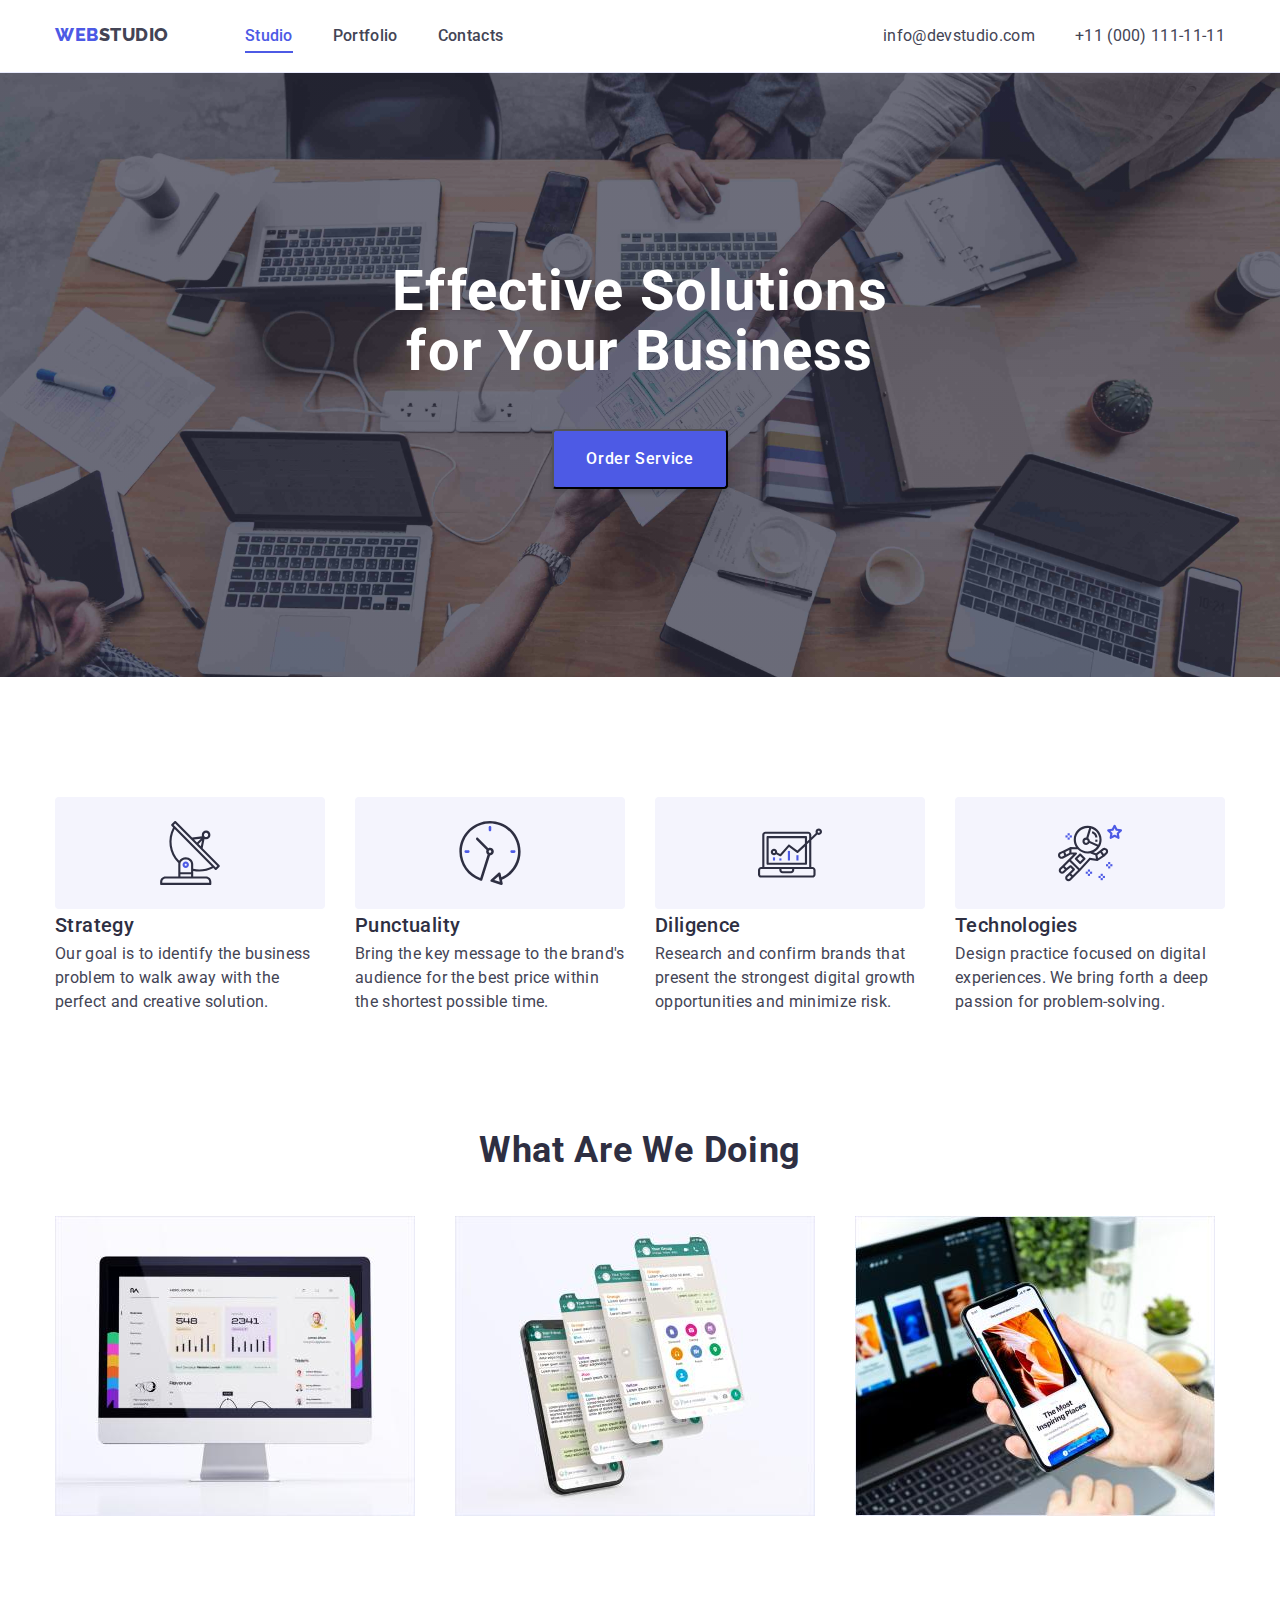
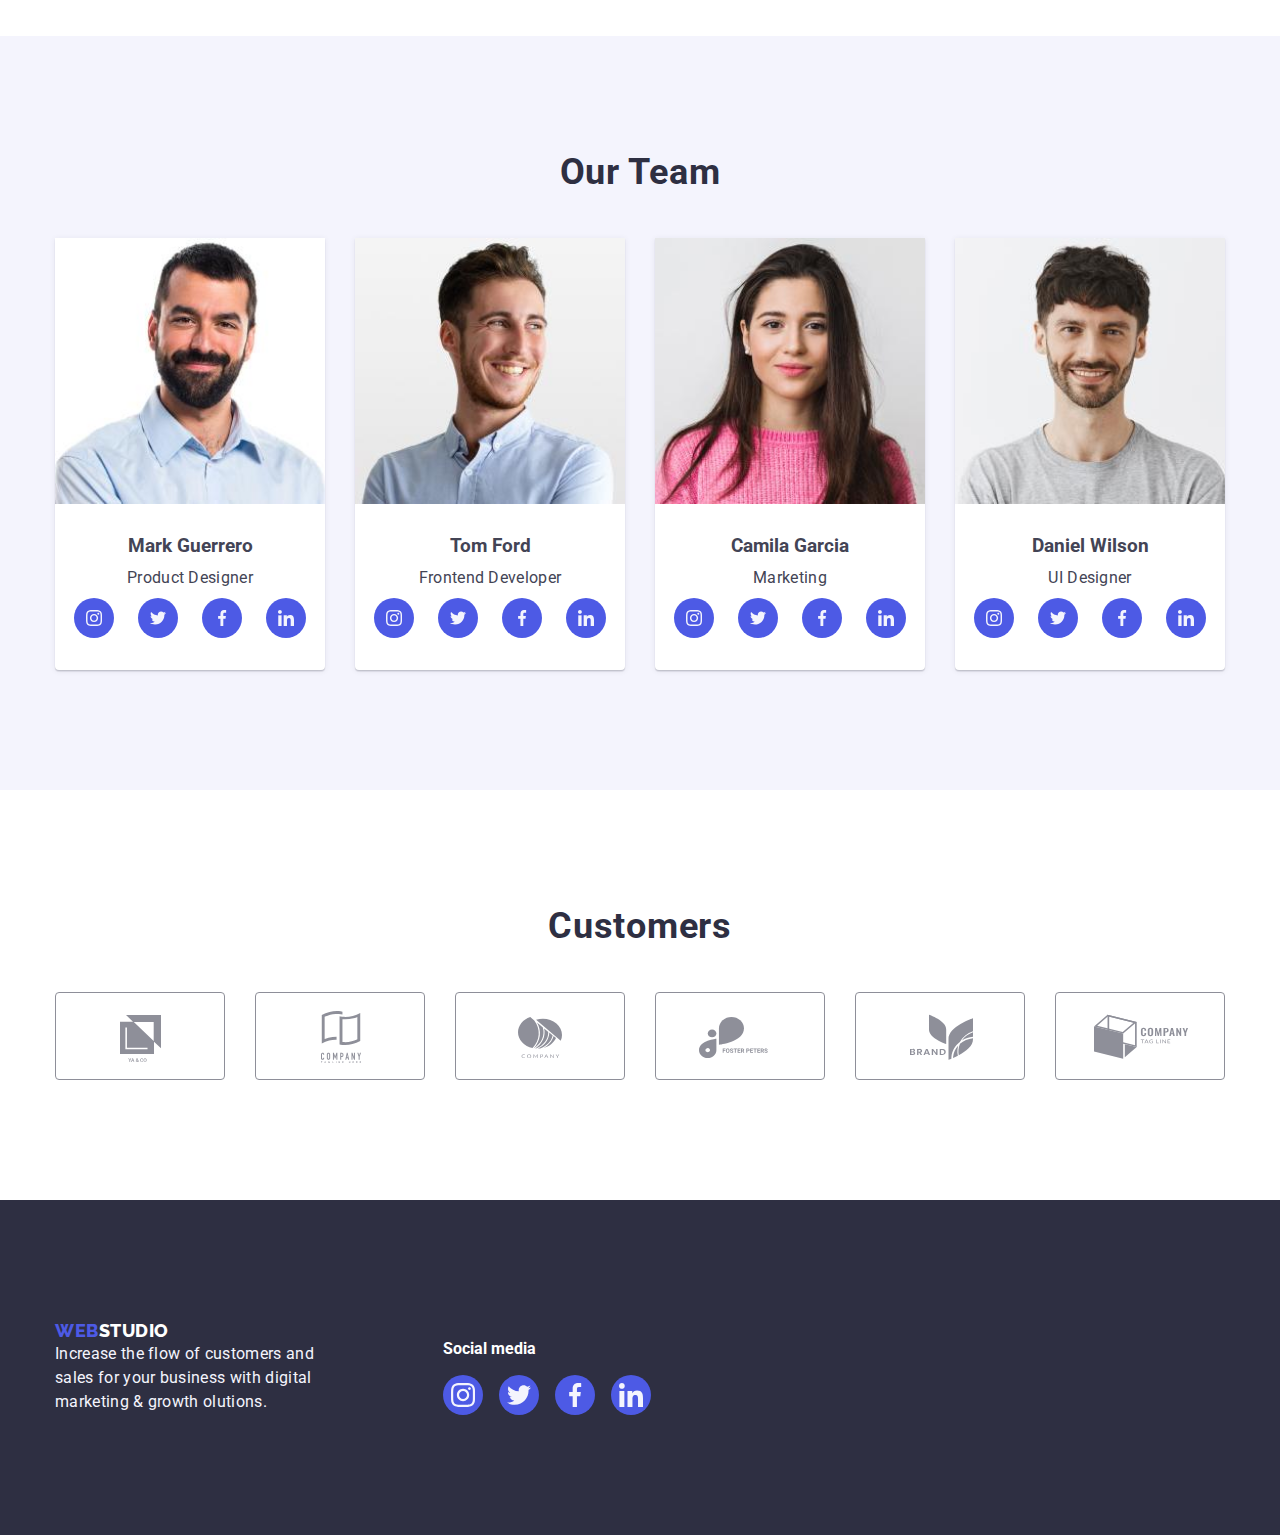
<file: index.html>
<!doctype html>
<html lang="en">

<head>
    <!-- Normalizer Stylesheet -->
    <link rel="stylesheet"   href="./css/normalize.css" />
    <!-- Google font -->
    <link rel="preconnect" href="https://fonts.googleapis.com">
    <link rel="preconnect" href="https://fonts.gstatic.com" crossorigin>
    <link href="https://fonts.googleapis.com/css2?family=Montserrat:wght@400;700&family=Raleway:wght@800&family=Roboto:wght@400;500;700;900&display=swap" rel="stylesheet">
    <!-- Personal Stylesheet -->
    <link rel="stylesheet" href="./css/styles.css">
    <meta charset="utf-8" />
    <meta name="description" content="Effective Solutions for Your Business" />
    <title>Web Studio</title>
</head>

<body>
    <header class="header">
        <div class="container head">
        <nav class="nav">
            <a class="link-logo" href="./index.html"><span class="logo-span">WEB</span>STUDIO</a>
            <ul class="list nav-list">
                <li class="nav-list-item"><a class="link nav-link active" href="./index.html">Studio</a></li>
                <li class="nav-list-item"><a class="link nav-link" href="./portfolio.html">Portfolio</a></li>
                <li class="nav-list-item"><a class="link nav-link" href="">Contacts</a></li>
            </ul>
        </nav>
        <address class="address">
                <a class="link" id="email" href="mailto:info@devstudio.com">info@devstudio.com</a>
                <a class="link" href="tel:+110001111111">+11 (000) 111-11-11</a>
        </address>
        </div>
    </header>

    <main>
        <section class="section hero">
            <div class="container">
                <h1 class="catch-phrase">Effective Solutions for Your Business</h1>
                <br />
                <button id="order-service-btn" class="button" type="button" data-modal-open>Order Service</button>
            </div>
        </section>

        <section class="section">
            <div class="container">
                <ul class="list features">
                    <li class="features-list-item">
                        <div class="features-icon-container">
                            <svg class="features-icon icon-antenna-1" width="64" height="64">
                                <use xlink:href="./images/icons.svg#icon-antenna-1"></use>
                            </svg>
                        </div>
                        <h3 class="heading-3">Strategy</h3>
                        <p class="txt-sec-2">Our goal is to identify the business problem to walk away with the perfect and creative solution.</p>
                    </li>
                    <li class="features-list-item">
                        <div class="features-icon-container">
                            <svg class="features-icon icon-clock-1"  width="64" height="64">
                                <use xlink:href="./images/icons.svg#icon-clock-1"></use>
                            </svg>
                        </div>
                        <h3 class="heading-3">Punctuality</h3>
                        <p class="txt-sec-2">Bring the key message to the brand's audience for the best price within the shortest possible time.</p>
                    </li>
                    <li class="features-list-item">
                        <div class="features-icon-container">
                        <svg class="features-icon icon-diagram-1"  width="64" height="64">
                            <use xlink:href="./images/icons.svg#icon-diagram-1"></use>
                        </svg>
                        </div>
                        <h3 class="heading-3">Diligence</h3>
                        <p class="txt-sec-2">Research and confirm brands that present the strongest digital growth opportunities and minimize risk.</p>
                    </li>
                    <li class="features-list-item">
                        <div class="features-icon-container">
                            <svg class="features-icon icon-astronaut-1"  width="64" height="64">
                                <use xlink:href="./images/icons.svg#icon-astronaut-1"></use>
                            </svg>
                        </div>
                        <h3 class="heading-3">Technologies</h3>
                        <p class="txt-sec-2">Design practice focused on digital experiences. We bring forth a deep passion for problem-solving.</p>
                    </li>
                </ul>
            </div>
        </section>

        <section class="section wedo">
            <div class="container">
                <h2 class="section-heading">What Are We Doing</h2>
                <ul class="list wedo">
                    <li class="wedo-list-item"><img class="wedo-list-img" src="./images/Rectangle71image1.jpg" alt="Desktop Web" width="360"/></li>
                    <li class="wedo-list-item"><img class="wedo-list-img" src="./images/Rectangle71image2.jpg" alt="Mobile App" width="360"/></li>
                    <li class="wedo-list-item"><img class="wedo-list-img" src="./images/Rectangle71image3.jpg" alt="Mobile Web" width="360"/></li>
                </ul>
            </div>
        </section>

        <section class="section team">
            <div class="container">
                <h2 class="section-heading">Our Team</h2>
                <ul class="list team">
                    <li class="team-list-item">
                        <img class="team-list-img" src="./images/img1.jpg" alt="Product Designer profile picture" width="270"/>
                        <div>
                            <h3 class="team-player">Mark Guerrero</h3>
                            <p class="role">Product Designer</p>
                            <ul class="list team-social">
                                <li class="team-social-item">
                                    <a class="team-social-icon-link" href="#">
                                        <svg class="team-social-icon icon-instagram" width="16" height="16">
                                            <use xlink:href="./images/icons.svg#icon-instagram"></use>
                                        </svg>
                                    </a>
                                </li>
                                <li class="team-social-item">
                                    <a class="team-social-icon-link" href="#">
                                        <svg class="team-social-icon icon-twitter" width="16" height="16">
                                            <use xlink:href="./images/icons.svg#icon-twitter"></use>
                                        </svg>
                                    </a>
                                </li>
                                <li class="team-social-item">
                                    <a class="team-social-icon-link" href="#">
                                        <svg class="team-social-icon icon-facebook" width="16" height="16">
                                            <use xlink:href="./images/icons.svg#icon-facebook"></use>
                                        </svg>
                                    </a>
                                </li>
                                <li class="team-social-item">
                                    <a class="team-social-icon-link" href="#">
                                        <svg class="team-social-icon icon-linkedin" width="16" height="16">
                                            <use xlink:href="./images/icons.svg#icon-linkedin"></use>
                                        </svg>
                                    </a>
                                </li>
                            </ul>
                        </div>
                    </li>
                    <li class="team-list-item">
                        <img class="team-list-img" src="./images/img2.jpg" alt="Frontend Developer profile picture" width="270"/>
                        <div>
                            <h3 class="team-player">Tom Ford</h3>
                            <p class="role">Frontend Developer</p>
                            <ul class="list team-social">
                                <li class="team-social-item">
                                    <a class="team-social-icon-link" href="#">
                                        <svg class="team-social-icon icon-instagram" width="16" height="16">
                                            <use xlink:href="./images/icons.svg#icon-instagram"></use>
                                        </svg>
                                    </a>
                                </li>
                                <li class="team-social-item">
                                    <a class="team-social-icon-link" href="#">
                                        <svg class="team-social-icon icon-twitter" width="16" height="16">
                                            <use xlink:href="./images/icons.svg#icon-twitter"></use>
                                        </svg>
                                    </a>
                                </li>
                                <li class="team-social-item">
                                    <a class="team-social-icon-link" href="#">
                                        <svg class="team-social-icon icon-facebook" width="16" height="16">
                                            <use xlink:href="./images/icons.svg#icon-facebook"></use>
                                        </svg>
                                    </a>
                                </li>
                                <li class="team-social-item">
                                    <a class="team-social-icon-link" href="#">
                                        <svg class="team-social-icon icon-linkedin" width="16" height="16">
                                            <use xlink:href="./images/icons.svg#icon-linkedin"></use>
                                        </svg>
                                    </a>
                                </li>
                            </ul>
                        </div>
                    </li>
                    <li class="team-list-item">
                        <img class="team-list-img" src="./images/img3.jpg" alt="Marketing profile picture" width="270"/>
                        <div>
                            <h3 class="team-player">Camila Garcia</h3>
                            <p class="role">Marketing</p>
                            <ul class="list team-social">
                                <li class="team-social-item">
                                    <a class="team-social-icon-link" href="#">
                                        <svg class="team-social-icon icon-instagram" width="16" height="16">
                                            <use xlink:href="./images/icons.svg#icon-instagram"></use>
                                        </svg>
                                    </a>
                                </li>
                                <li class="team-social-item">
                                    <a class="team-social-icon-link" href="#">
                                        <svg class="team-social-icon icon-twitter" width="16" height="16">
                                            <use xlink:href="./images/icons.svg#icon-twitter"></use>
                                        </svg>
                                    </a>
                                </li>
                                <li class="team-social-item">
                                    <a class="team-social-icon-link" href="#">
                                        <svg class="team-social-icon icon-facebook" width="16" height="16">
                                            <use xlink:href="./images/icons.svg#icon-facebook"></use>
                                        </svg>
                                    </a>
                                </li>
                                <li class="team-social-item">
                                    <a class="team-social-icon-link" href="#">
                                        <svg class="team-social-icon icon-linkedin" width="16" height="16">
                                            <use xlink:href="./images/icons.svg#icon-linkedin"></use>
                                        </svg>
                                    </a>
                                </li>
                            </ul>
                        </div>
                    </li>
                    <li class="team-list-item">
                        <img class="team-list-img" src="./images/img4.jpg" alt="UI Designer profile picture" width="270"/>
                        <div>
                            <h3  class="team-player">Daniel Wilson</h3>
                            <p class="role">UI Designer</p>
                            <ul class="list team-social">
                                <li class="team-social-item">
                                    <a class="team-social-icon-link" href="#">
                                        <svg class="team-social-icon icon-instagram" width="16" height="16">
                                            <use xlink:href="./images/icons.svg#icon-instagram"></use>
                                        </svg>
                                    </a>
                                </li>
                                <li class="team-social-item">
                                    <a class="team-social-icon-link" href="#">
                                        <svg class="team-social-icon icon-twitter" width="16" height="16">
                                            <use xlink:href="./images/icons.svg#icon-twitter"></use>
                                        </svg>
                                    </a>
                                </li>
                                <li class="team-social-item">
                                    <a class="team-social-icon-link" href="#">
                                        <svg class="team-social-icon icon-facebook" width="16" height="16">
                                            <use xlink:href="./images/icons.svg#icon-facebook"></use>
                                        </svg>
                                    </a>
                                </li>
                                <li class="team-social-item">
                                    <a class="team-social-icon-link" href="#">
                                        <svg class="team-social-icon icon-linkedin" width="16" height="16">
                                            <use xlink:href="./images/icons.svg#icon-linkedin"></use>
                                        </svg>
                                    </a>
                                </li>
                            </ul>
                        </div>
                    </li>
                </ul>
            </div>
        </section>

        <section class="section customers">
            <div class="container">
                <h2 class="section-heading">Customers</h2>
                <ul class="list customers">
                    <li class="list-item-customer">
                        <a class="list-item-customer-link" href="#">
                            <svg class="client-icon" width="104" height="56">
                                <use xlink:href="./images/icons.svg#icon-Client-1"></use>
                            </svg>
                        </a>
                    </li>
                    <li class="list-item-customer">
                        <a class="list-item-customer-link" href="#">
                            <svg class="client-icon" width="104" height="56">
                                <use xlink:href="./images/icons.svg#icon-Client-2"></use>
                            </svg>
                        </a>
                    </li>
                    <li class="list-item-customer">
                        <a class="list-item-customer-link" href="#">
                            <svg class="client-icon" width="104" height="56">
                                <use xlink:href="./images/icons.svg#icon-Client-3"></use>
                            </svg>
                        </a>
                    </li>
                    <li class="list-item-customer">
                        <a class="list-item-customer-link" href="#">
                            <svg class="client-icon" width="104" height="56">
                                <use xlink:href="./images/icons.svg#icon-Client-4"></use>
                            </svg>
                        </a>
                    </li>
                    <li class="list-item-customer">
                        <a class="list-item-customer-link" href="#">
                            <svg class="client-icon" width="104" height="56">
                                <use xlink:href="./images/icons.svg#icon-Client-5"></use>
                            </svg>
                        </a>
                    </li>
                    <li class="list-item-customer">
                        <a class="list-item-customer-link" href="#">
                            <svg class="client-icon" width="104" height="56">
                                <use xlink:href="./images/icons.svg#icon-Client-6"></use>
                            </svg>
                        </a>
                    </li>
                </ul>
            </div>
        </section>
    </main>

    <footer class="footer">
        <div class="container foot">
            <div class="footer-item">
                <a class="link-logo" href="./index.html">
                    <span class="logo-span">WEB</span><span class="logo-span-2">STUDIO</span>
                </a>
                <p class="footer-text">Increase the flow of customers and sales for your business with digital marketing & growth olutions.</p>
            </div>
            <div class="footer-item">
                <h3 class="footer-social-header">Social media</h3>
                <ul class="list footer-social-list">
                    <li>
                        <a class="footer-social-link" href="#">
                            <svg class="footer-social-icon icon-instagram" width="24" height="24">
                                <use xlink:href="./images/icons.svg#icon-instagram"></use>
                            </svg>
                        </a>
                    </li>
                    <li>
                        <a class="footer-social-link" href="#">
                            <svg class="footer-social-icon icon-twitter" width="24" height="24">
                                <use xlink:href="./images/icons.svg#icon-twitter"></use>
                            </svg>
                        </a>
                    </li>
                    <li>
                        <a class="footer-social-link" href="#">
                            <svg class="footer-social-icon icon-facebook" width="24" height="24">
                                <use xlink:href="./images/icons.svg#icon-facebook"></use>
                            </svg>
                        </a>
                    </li>
                    <li>
                        <a class="footer-social-link" href="#">
                            <svg class="footer-social-icon icon-linkedin" width="24" height="24">
                                <use xlink:href="./images/icons.svg#icon-linkedin"></use>
                            </svg>
                        </a>
                    </li>
                </ul>
            <div>
        </div>
    </footer>

    <div class="backdrop is-hidden" data-modal>
        <div class="modal">
            <button class="modal-close" data-modal-close>
                <svg class="close-icon" width="8" height="8">
                    <use xlink:href="./images/icons.svg#close-icon"></use>
                </svg>
            </button>
        </div>
    </div>
    <script src="./js/modal.js"></script>
</body>
</html>
</file>
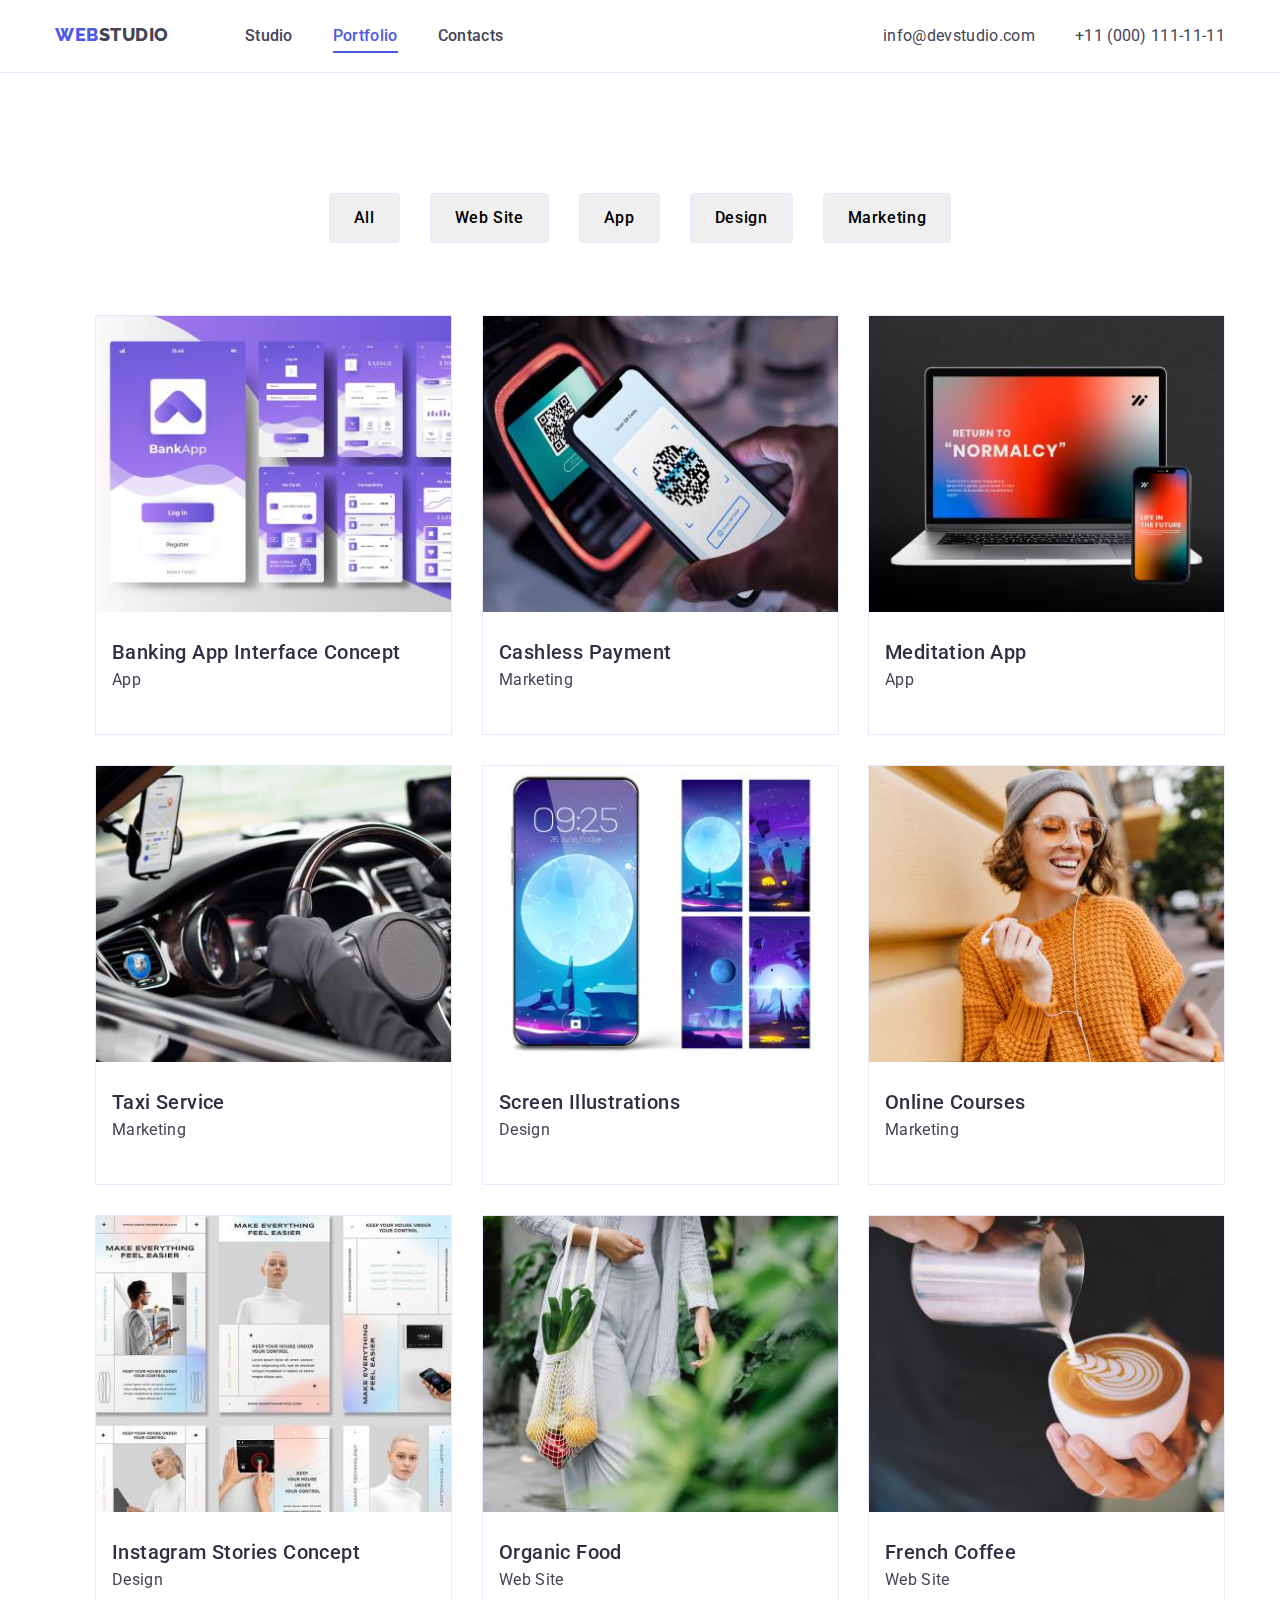
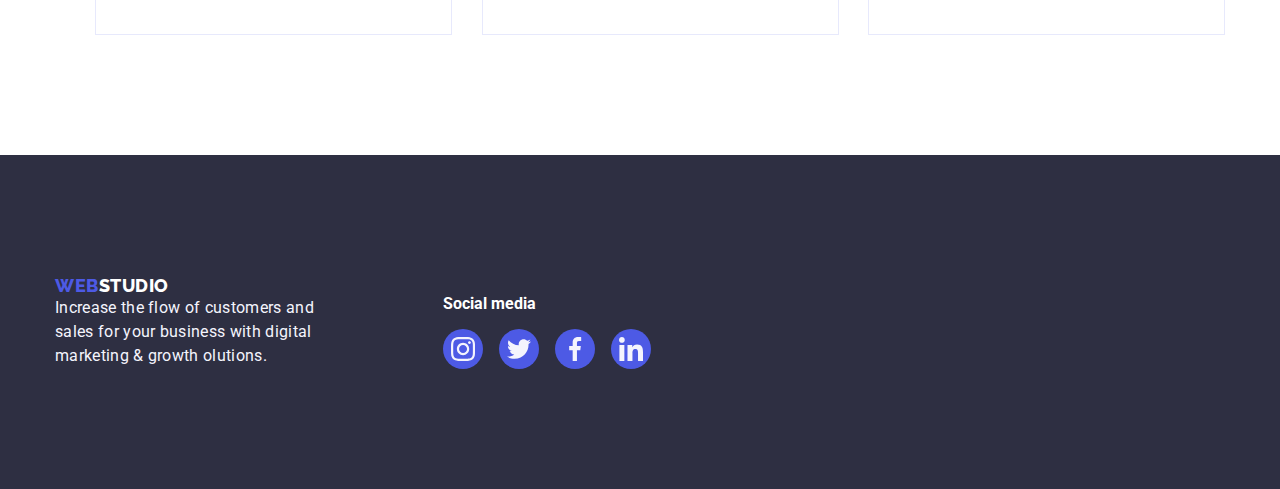
<file: portfolio.html>
<!doctype html>
<html lang="en">

<head>
    <!-- Normalizer Stylesheet -->
    <link rel="stylesheet" href="./css/normalize.css" />
    <!-- Google font -->
    <link rel="preconnect" href="https://fonts.googleapis.com">
    <link rel="preconnect" href="https://fonts.gstatic.com" crossorigin>
    <link href="https://fonts.googleapis.com/css2?family=Montserrat:wght@400;700&family=Raleway:wght@800&family=Roboto:wght@400;500;700;900&display=swap" rel="stylesheet">
    <!-- Personal Stylesheet -->
    <link rel="stylesheet" href="./css/styles.css">
    <meta charset="utf-8" />
    <meta name="description" content="Portfolio" />
    <title>Portfolio</title>
</head>

<body>
    <header class="header">
        <div class="container head">
            <nav class="nav">
                <a class="link-logo" href="./index.html"><span class="logo-span">WEB</span>STUDIO</a>
                <ul class="list nav-list">
                    <li class="nav-list-item"><a class="link nav-link" href="./index.html">Studio</a></li>
                    <li class="nav-list-item"><a class="link nav-link active" href="./portfolio.html">Portfolio</a></li>
                    <li class="nav-list-item"><a class="link nav-link" href="">Contacts</a></li>
                </ul>
            </nav>
            <address class="address">
                <a class="link" id="email" href="mailto:info@devstudio.com">info@devstudio.com</a>
                <a class="link" href="tel:+110001111111">+11 (000) 111-11-11</a>
            </address>
        </div>
    </header>

    <main>
    <section class="section portfolio">
        <div class="container">
            <h1 class="hidden">Portfolio</h1>
            <ul class="list filter">
                <li class="filter-list-item"><button class="button filter-btn" type="button">All</button></li>
                <li class="filter-list-item"><button class="button filter-btn" type="button">Web Site</button></li>
                <li class="filter-list-item"><button class="button filter-btn" type="button">App</button></li>
                <li class="filter-list-item"><button class="button filter-btn" type="button">Design</button></li>
                <li class="filter-list-item"><button class="button filter-btn" type="button">Marketing</button></li>
            </ul>
            <div>
                <ul class="project-list">
                    <li class="project-list-item">
                        <figure class="project-list-item-figure">
                            <img src="./images/imgpor1.jpg" alt="Banking App Interface Concept" width="360" />
                            <figcaption>Lorem ipsum dolor, sit amet consectetur adipisicing elit. Voluptates veniam, libero ipsum, porro inventore distinctio saepe tempore itaque ducimus nihil est quaerat consequatur! Nam rem libero maxime reprehenderit inventore voluptatem! Lorem ipsum dolor sit, amet consectetur adipisicing elit. Commodi quo officia fugiat ducimus obcaecati excepturi! Ea alias cum similique facilis labore nam dignissimos at minus. Est accusamus laudantium asperiores quae! Lorem ipsum dolor sit amet consectetur adipisicing elit. Repellendus neque odio possimus. Consequuntur nihil eius iusto nobis, voluptatem asperiores dolore, incidunt quia excepturi, vel dicta fugit facilis porro deleniti hic? 14 Stylish and User-Friendly App Design Concepts · Task Manager App · Calorie Tracker App · Exotic Fruit Ecommerce App · Cloud Storage App</figcaption>
                        </figure>
                        <div class="project-list-item-div">
                            <h3 class="heading-3 project-list-item-title">Banking App Interface Concept</h3>
                            <p class="project-type">App</p>
                        </div>
                    </li>
                    <li class="project-list-item">
                        <figure class="project-list-item-figure">
                            <img src="./images/imgpor2.jpg" alt="Cashless Payment" width="360" />
                            <figcaption>14 Stylish and User-Friendly App Design Concepts · Task Manager App · Calorie Tracker App · Exotic Fruit Ecommerce App · Cloud Storage App</figcaption>
                        </figure>
                        <div class="project-list-item-div">
                            <h3 class="heading-3 project-list-item-title">Cashless Payment</h3>
                            <p class="project-type">Marketing</p>
                        </div>
                    </li>
                    <li class="project-list-item">
                        <figure class="project-list-item-figure">
                            <img src="./images/imgpor3.jpg" alt="Meditation App" width="360" />
                            <figcaption>14 Stylish and User-Friendly App Design Concepts · Task Manager App · Calorie Tracker App · Exotic Fruit Ecommerce App · Cloud Storage App</figcaption>
                        </figure>
                        <div class="project-list-item-div">
                            <h3 class="heading-3 project-list-item-title">Meditation App</h3>
                            <p class="project-type">App</p>
                        </div>
                    </li>
                    <li class="project-list-item">
                        <figure class="project-list-item-figure">
                            <img src="./images/imgpor4.jpg" alt="Taxi Service" width="360" />
                            <figcaption>14 Stylish and User-Friendly App Design Concepts · Task Manager App · Calorie Tracker App · Exotic Fruit Ecommerce App · Cloud Storage App</figcaption>
                        </figure>
                        <div class="project-list-item-div">
                            <h3 class="heading-3 project-list-item-title">Taxi Service</h3>
                            <p class="project-type">Marketing</p>
                        </div>
                    </li>
                    <li class="project-list-item">
                        <figure class="project-list-item-figure">
                            <img src="./images/imgpor5.jpg" alt="Screen Illustrations" width="360" />
                            <figcaption>14 Stylish and User-Friendly App Design Concepts · Task Manager App · Calorie Tracker App · Exotic Fruit Ecommerce App · Cloud Storage App</figcaption>
                        </figure>
                        <div class="project-list-item-div">
                            <h3 class="heading-3 project-list-item-title">Screen Illustrations</h3>
                            <p class="project-type">Design</p>
                        </div>
                    </li>
                    <li class="project-list-item">
                        <figure class="project-list-item-figure">
                            <img src="./images/imgpor6.jpg" alt="Online Courses" width="360" />
                            <figcaption>14 Stylish and User-Friendly App Design Concepts · Task Manager App · Calorie Tracker App · Exotic Fruit Ecommerce App · Cloud Storage App</figcaption>
                        </figure>
                        <div class="project-list-item-div">
                            <h3 class="heading-3 project-list-item-title">Online Courses</h3>
                            <p class="project-type">Marketing</p>
                        </div>
                    </li>
                    <li class="project-list-item">
                        <figure class="project-list-item-figure">
                            <img src="./images/imgpor7.jpg" alt="Instagram Stories Concept" width="360" />
                            <figcaption>14 Stylish and User-Friendly App Design Concepts · Task Manager App · Calorie Tracker App · Exotic Fruit Ecommerce App · Cloud Storage App</figcaption>
                        </figure>
                        <div class="project-list-item-div">
                            <h3 class="heading-3 project-list-item-title">Instagram Stories Concept</h3>
                            <p class="project-type">Design</p>
                        </div>
                    </li>
                    <li class="project-list-item">
                        <figure class="project-list-item-figure">
                            <img src="./images/imgpor8.jpg" alt="Organic Food" width="360" />
                            <figcaption>14 Stylish and User-Friendly App Design Concepts · Task Manager App · Calorie Tracker App · Exotic Fruit Ecommerce App · Cloud Storage App</figcaption>
                        </figure>
                        <div class="project-list-item-div">
                            <h3 class="heading-3 project-list-item-title">Organic Food</h3>
                            <p class="project-type">Web Site</p>
                        </div>
                    </li>
                    <li class="project-list-item">
                        <figure class="project-list-item-figure">
                            <img src="./images/imgpor9.jpg" alt="French Coffee" width="360" />
                            <figcaption>14 Stylish and User-Friendly App Design Concepts · Task Manager App · Calorie Tracker App · Exotic Fruit Ecommerce App · Cloud Storage App</figcaption>
                        </figure>
                        <div class="project-list-item-div">
                            <h3 class="heading-3 project-list-item-title">French Coffee</h3>
                            <p class="project-type">Web Site</p>
                        </div>
                    </li>
                </ul>
            </div>
        </div>
    </section>
    </main>

    <footer class="footer">
        <div class="container foot">
            <div class="footer-item">
                <a class="link-logo" href="./index.html">
                    <span class="logo-span">WEB</span><span class="logo-span-2">STUDIO</span>
                </a>
                <p class="footer-text">Increase the flow of customers and sales for your business with digital marketing &
                    growth olutions.</p>
            </div>
            <div class="footer-item">
                <h3 class="footer-social-header">Social media</h3>
                <ul class="list footer-social-list">
                    <li>
                        <a class="footer-social-link" href="#">
                            <svg class="footer-social-icon icon-instagram" width="24" height="24">
                                <use xlink:href="./images/icons.svg#icon-instagram"></use>
                            </svg>
                        </a>
                    </li>
                    <li>
                        <a class="footer-social-link" href="#">
                            <svg class="footer-social-icon icon-twitter" width="24" height="24">
                                <use xlink:href="./images/icons.svg#icon-twitter"></use>
                            </svg>
                        </a>
                    </li>
                    <li>
                        <a class="footer-social-link" href="#">
                            <svg class="footer-social-icon icon-facebook" width="24" height="24">
                                <use xlink:href="./images/icons.svg#icon-facebook"></use>
                            </svg>
                        </a>
                    </li>
                    <li>
                        <a class="footer-social-link" href="#">
                            <svg class="footer-social-icon icon-linkedin" width="24" height="24">
                                <use xlink:href="./images/icons.svg#icon-linkedin"></use>
                            </svg>
                        </a>
                    </li>
                </ul>
                <div>
                </div>
    </footer>
</body>

</html>
</file>
<file: css/styles.css>
*,
*::after,
*::before {
/* box-sizing: border-box; */
margin: 0;
/* padding: 0; */
}

:root {
    --cornflower: #E7E9FC;
    --white: #FFF;
    --iris: #4D5AE5;
    --navyblue: #2E2F42;
    --cloud: #F4F4FD;
    --slate: #434455;
    --light-slate: #8E8F99;
    --ocean: #404BBF;
    --green: #31D0AA;
    --NAVY-BLUE-modal: rgba(46, 47, 66, 0.40);
    --DAIRY: #FCFCFC;
    --CORNFLOWER: #E7E9FC;
}

/* Styles for resetting the top padding of elements */
h1,
h2,
h3,
h4,
h5,
h6,
p {
    margin: 0;
}

/* Class for resetting basic properties of lists (ul) */
.list {
    list-style: none;
    padding-left: 0;
    margin: 0;
}

/* The class for resetting the basic properties in the positions */
.link {
    text-decoration: none;
    font-style: initial;
    color: var(--slate, #434455);
}

/* Properties for correct display of images */
img {
    display: block;
    max-width: 100%;
    height: auto;
}

/* Properties for address font resetting */

address {
    font-style: normal;
    /* or */
    font-style: inherit;
}

body {
    font-family: Roboto, Arial, sans-serif;
    color: var(--slate, #434455);
}

.link:hover {
    color: var(--ocean, #404BBF);
}

.button {
    cursor: pointer;
}

.container {
    width: 1200px;
    padding: 0 15px 0 15px;
    margin-left: auto;
    margin-right: auto;
}

.section {
    padding: 120px 0px;
}

.container.head {
    display: flex;
    align-items: center;
    justify-content: space-between;
}

.header {
    display: flex;
    justify-content: center;
    border-bottom: 1px solid var(--cornflower, #E7E9FC);
}

.nav {
    display: flex;
    align-items: baseline;
    padding: 24px 0px 24px 0px;
}

.link-logo {
    text-decoration: none;
    font-family: Raleway;
    font-size: 18px;
    font-weight: 800;
    line-height: 1.167;
    letter-spacing: 0.54px;
    text-transform: uppercase;
    margin-right: 76px;
    color: var(--slate, #434455);
}

.logo-span {
    color: var(--iris, #4D5AE5);
}

.nav-list {
    display: flex;
}

.nav-list-item {
    font-weight: 500;
    color: var(--navyblue, #2E2F42);
    line-height: 1.5;
    letter-spacing: 0.02em;
    position: relative;
    transition: color 250ms cubic-bezier(0.4, 0, 0.2, 1);
}

.nav-list-item:hover,
.nav-list-item:focus {
    color: var(--ocean);
}

.nav-list-item:not(:last-child) {
    margin-right: 40px;
}

.nav-link {
    position: relative;
}

.nav-link::after {
    content: '';
    height: 2px;
    width: 100%;
    background-color: var(--iris);
    position: absolute;
    left: 0px;
    bottom: -8px;
    opacity: 0;
    pointer-events: none;
    color: var(--iris);

}

.nav-link.active::after {
    opacity: 1;
}

.link.active {
    color: var(--iris);
}

.address {
    display: flex;
    flex-flow: row;
    flex-wrap: wrap;
    column-gap: 40px;
    letter-spacing: 0.32px;
    padding: 24px 0px 24px 0px;
}

.section {
    padding: 120px 0 120px 0;
}

.section.hero {
    flex-direction: column;
    justify-content: center;
    align-items: center;
    background: linear-gradient(rgba(46, 47, 66, 0.70), rgba(46, 47, 66, 0.70)), url('./../images/people-office-1.jpg');
    background-size: cover;
    background-position: center;
    background-repeat: no-repeat;
    text-align: center;
    row-gap: 48px;
    padding: 188px 0 188px 0;
    margin: 0 auto;
}

.catch-phrase {
    font-size: 56px;
    font-weight: 700;
    line-height: 60px;
    letter-spacing: 1.12px;
    color: #FFFFFF;
    display: inline-block;
    width: 496px;
    margin: 0 0 48px 0;
}

#order-service-btn {
    display: inline-block;
    padding: 16px 32px;
    border-radius: 4px;
    background: var(--iris, #4D5AE5);
    box-shadow: 0px 4px 4px 0px rgba(0, 0, 0, 0.15);
    color: var(--white, #FFF);
    /* Button Text */
    font-size: 16px;
    font-weight: 500;
    line-height: 1.5;
    letter-spacing: 0.64px;
}

#order-service-btn:hover {
    background: var(--ocean, #404BBF);
}

#order-service-btn:active {
    background: var(--cloud, #F4F4FD);
    color: var(--ocean, #404BBF);
}

.section.wedo {
    padding-top: 0;
}

.list.features {
    display: flex;
    flex-wrap: wrap;
    gap: 30px;
}

.features-list-item {
    flex-basis: calc((100% - 90px) / 4);
}

.features-icon-container {
    display: flex;
    justify-content: center;
    height: 112px;
    border-radius: 4px;
    background: var(--cloud, #F4F4FD);
    margin-bottom: 8px;
}

.features-icon {
    display: flex;
    align-self: center;
}

.heading-3 {
    color: var(--navyblue, #2E2F42);
    font-size: 20px;
    font-weight: 500;
    line-height: 0.83;
    letter-spacing: 0.4px;
    text-align: left;
    margin-bottom: 8px;
}

.txt-sec-2 {
    font-size: 16px;
    line-height: 1.5;
    letter-spacing: 0.32px;
    text-align: left;
}

.section-heading { /* Header 2 */
    color: var(--navyblue, #2E2F42);
    font-size: 36px;
    font-weight: 700;
    line-height: 0.9;
    letter-spacing: 0.72px;
    text-transform: capitalize;
    text-align: center;
    margin-bottom: 50px;
}

.list.wedo {
    display: flex;
    flex-wrap: wrap;
    gap: 30px;
}

.wedo-list-item {
    flex-basis: calc((100% - 60px) / 3);
}

.section.team {
    background-color: var(--cloud, #F4F4FD);
}

.list.team {
    display: flex;
    flex-wrap: wrap;
    gap: 30px;
}

.team-list-item {
    flex-basis: calc((100% - 90px) / 4);
    display: inline-block;
    padding: 0;
    flex-direction: column;
    justify-content: center;
    align-items: center;
    border-radius: 0px 0px 4px 4px;
    background: var(--white, #FFF);
    box-shadow: 0px 2px 1px 0px rgba(46, 47, 66, 0.08), 0px 1px 1px 0px rgba(46, 47, 66, 0.16), 0px 1px 6px 0px rgba(46, 47, 66, 0.08);
}

.team-list-item:hover {
    box-shadow: 0px 3px 3px 0px rgba(0, 0, 0, 0.12), 0px 3px 2px 0px rgba(0, 0, 0, 0.08), 0px 4px 2px 0px rgba(0, 0, 0, 0.10);
}

.team-player {
    text-align: center;
    padding: 32px 0px 0px 0px;
}

.role {
    text-align: center;
    font-size: 16px;
    line-height: 1.5;
    letter-spacing: 0.32px;
    margin: 8px 0px 8px 0px;
}

.team-social {
    display: flex;
    justify-content: center;
    padding-bottom: 32px;
    column-gap: 24px;
}

.team-social-icon-link {
    display: flex;
    align-items: center;
    justify-content: center;
    width: 40px;
    height: 40px;
    border-radius: 50px;
    background-color: var(--iris);
    transition: background-color 250ms cubic-bezier(0.4, 0, 0.2, 1);
}

.team-social-icon-link:hover,
.team-social-icon-link:focus {
    background-color: var(--ocean);
}

.section.customers {
    background-color: var(--white, #FFF);
}

.list.customers {
    display: flex;
    flex-wrap: wrap;
    gap: 30px;
}

.list-item-customer {
    flex-basis: calc((100% - 150px) / 6);
}

.list-item-customer-link {
    display: flex;
    justify-content: center;
    align-items: center;
    height: 88px;
    border-radius: 4px;
    border: 1px solid var(--light-slate, #8E8F99);
    fill: var(--light-slate);
    transition: border-color 250ms cubic-bezier(0.4, 0, 0.2, 1), fill 250ms cubic-bezier(0.4, 0, 0.2, 1);
}

.list-item-customer-link:hover,
.list-item-customer-link:focus {
    border-color: var(--ocean);
    fill: var(--ocean);
}

.footer {
    display: flex;
    flex-direction: row;
    justify-content: center;
    background-color: var(--navyblue, #2E2F42);
    padding: 120px 0 120px 0;
}

.footer-item {
    display: inline-block;
}

.footer-item:nth-child(1) {
    margin-right: 120px;
}

.logo-span-2{
    color: var(--white, #FFF);
}

.footer-text {
    color: var(--cloud, #F4F4FD);
    font-size: 16px;
    line-height: 1.5;
    letter-spacing: 0.32px;
    width: 264px;
}

.footer-social {
    display: inline-flex;
    justify-content: center;
    align-items: flex-start;
    flex-direction: column;
    gap: 8px;
}

.footer-social-header {
    font-size: 16px;
    color: var(--white, #FFF);
}

.footer-social-link {
    display: flex;
    align-items: center;
    justify-content: center;
    background-color: var(--iris);
    width: 40px;
    height: 40px;
    border-radius: 100px;
}

.footer-social-link:hover {
    background: var(--green, #31D0AA);
}

.footer-social-list {
    display: flex;
    justify-content: left;
    gap: 16px;
    margin-top: 16px;
}

/* PORTFOLIO PAGE CUSTOMIZATIONS */

.portfolio {
    display: flex;
    flex-flow: column;
    align-items: center;
    row-gap: 72px;
    justify-content: center;
}

.hidden {
    display: none;
}

.list.filter {
    display: flex;
    justify-content: center;
    flex-wrap: wrap;
    gap: 30px;
}

.portfolio .button {
    display: inline-block;
    padding: 12px 24px;
    justify-content: center;
    align-items: center;
    border-radius: 4px;
    border: 1px solid var(--cornflower, #E7E9FC);
    /* background: var(--cloud, #F4F4FD);
    color: var(--iris, #4D5AE5); */
    text-align: center;
    margin-bottom: 72px;
    /* Button Text */
    font-size: 16px;
    font-weight: 500;
    line-height: 1.5;
    letter-spacing: 0.04em;
    transition: background-color 250ms cubic-bezier(0.4, 0, 0.2, 1), color 250ms cubic-bezier(0.4, 0, 0.2, 1), box-shadow 250ms cubic-bezier(0.4, 0, 0.2, 1);
}

.portfolio .button:hover,
.portfolio .button:focus {
    background-color: var(--iris);
    box-shadow: 0px 3px 1px rgba(0, 0, 0, 0.1), 0px 2px 1px rgba(0, 0, 0, 0.8), 0px 2px 2px rgba(0, 0, 0, 0.12);
    color: var(--white);
}

.filter-btn:active {
    background: var(--iris, #4D5AE5);
    color: var(--cloud, #F4F4FD);
}

.project-list {
    display: flex;
    flex-wrap: wrap;
    gap: 30px;
}

.project-list-item {
    flex-basis: calc((100% - 60px) / 3);
    display: inline;
    width: 360px;
    height: 420px;
    padding-bottom: 0px;
    border: 1px solid var(--cornflower, #E7E9FC);
    background: var(--white, #FFF);
    box-shadow: 0px 0px 0px 0px rgba(46, 47, 66, 0.08);
    transition: box-shadow 250ms cubic-bezier(0.4, 0, 0.2, 1);
    will-change: transform;
}

.project-list-item:hover {
    box-shadow: 0px 2px 1px 0px rgba(46, 47, 66, 0.08), 0px 1px 1px 0px rgba(46, 47, 66, 0.16), 0px 1px 6px 0px rgba(46, 47, 66, 0.08);
}

.project-list-item:hover figcaption {
    transform: none;
    opacity: 100%;
    overflow: hidden;
}

.project-list-item-figure {
    position: relative;
    overflow: hidden;
}

.project-list-item-figure figcaption {
    position: absolute;
    top: 0px;
    left: 0px;
    width: 100%;
    height: 100%;
    background-color: var(--IRIS, #4D5AE5);
    color: var(--CLOUD, #F4F4FD);
    padding: 40px 32px 0px 32px;
    transition: transform 250ms cubic-bezier(0.4, 0, 0.2, 1), opacity 250ms cubic-bezier(0.4, 0, 0.2, 1);
    transform: translateY(100%);
    opacity: 0;
    will-change: transform, opacity;
}

.project-list-item-div {
    padding: 32px 0px 35px 16px;
}

.project-type {
    text-align: left;
    font-size: 16px;
    line-height: 1.5;
    letter-spacing: 0.32px;
    padding-bottom: 35px;
}

/* Modal */
.backdrop {
    background: var(--NAVY-BLUE-modal, rgba(46, 47, 66, 0.40));
    position: fixed;
    width: 100%;
    height: 100%;
    top: 0px;
    left: 0px;
    display: flex;
    align-items: center;
    justify-content: center;
    opacity: 1;
    transition-property: visibility, opacity;
    transition-duration: 250ms;
    pointer-events: auto;
    transform: scale(1);
}

.modal {
    background-color: var(--DAIRY, #FCFCFC);
    width: 408px;
    height: 584px;
    border-radius: 4px;
    box-shadow: 0px 2px 1px 0px rgba(0, 0, 0, 0.20), 0px 1px 3px 0px rgba(0, 0, 0, 0.12), 0px 1px 1px 0px rgba(0, 0, 0, 0.14);
    position: relative;
}

.modal-close {
    display: flex;
    align-items: center;
    justify-content: center;
    background-color: var(--CORNFLOWER, #E7E9FC);
    border: 1px;
    border-color: rgba(0, 0, 0, 0.10);
    width: 24px;
    height: 24px;
    border-radius: 50%;
    position:absolute;
    top: 2.5%;
    left: 90%;
}

.backdrop.is-hidden {
    visibility: hidden;
    opacity: 0;
    pointer-events: none;
    transform: scale(0.5);
}
</file>
